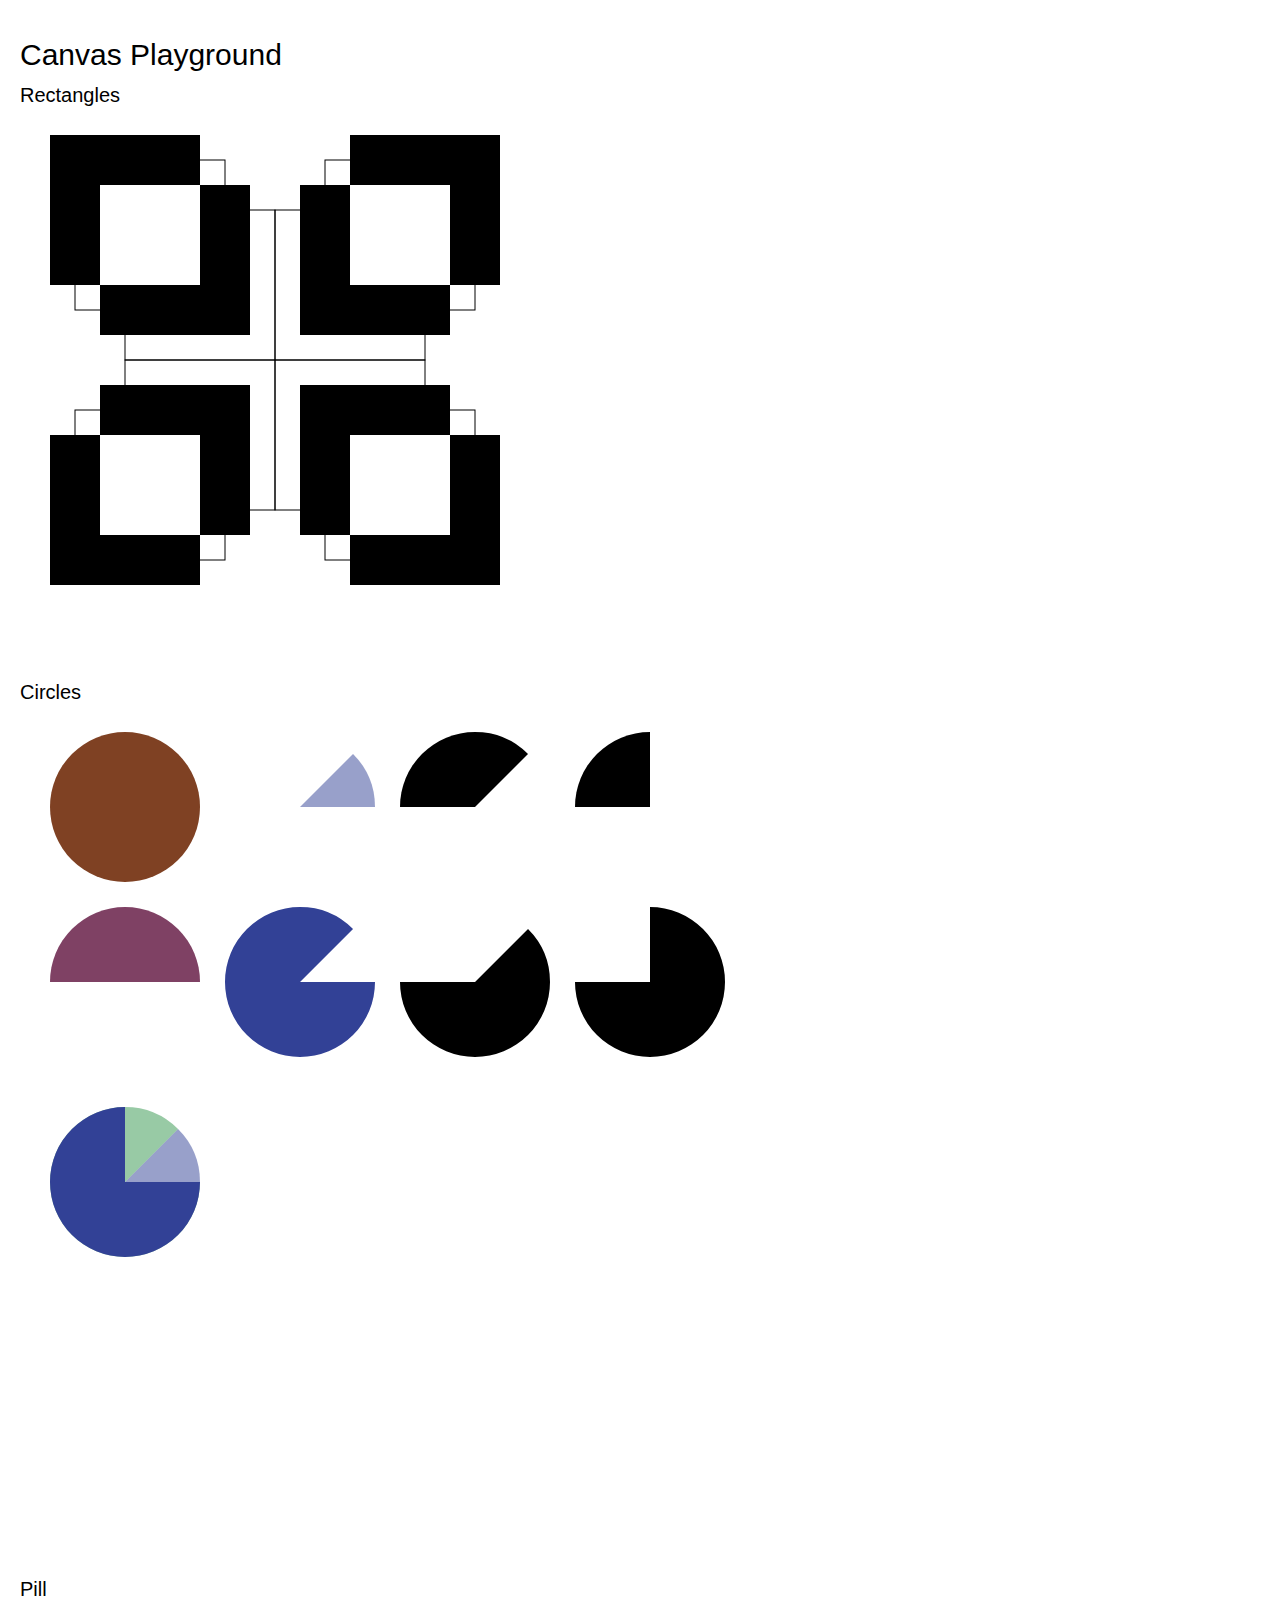
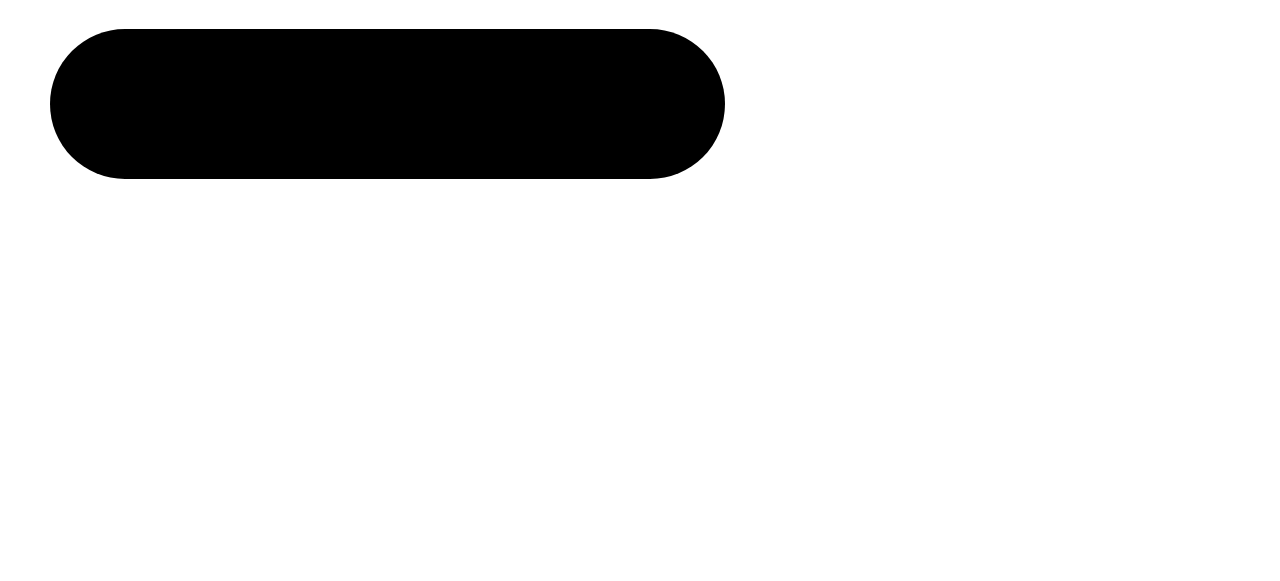
<file: index.html>
<!DOCTYPE html>
<html lang="en">
<head>
    <meta charset="UTF-8">
    <meta name="viewport" content="width=device-width, initial-scale=1.0">
    <title>Animations</title>
    <link rel="stylesheet" type="text/css" href="css/reset.css" media="screen"/>
    <link rel="stylesheet" type="text/css" href="css/stylesheet.css" media="screen"/>
</head>
<body>
    <h1>Canvas Playground</h1>

    <h3>Rectangles</h3>
    <canvas id='target-canvas-rectangles' width="500" height="500">
      <p>HTML 5 not supported.</p>
    </canvas>
    

    <h3>Circles</h3>
    <canvas id='target-canvas-circles' width="800" height="800">
      <p>HTML 5 not supported.</p>
    </canvas>

    <h3>Pill</h3>
    <canvas id='target-canvas-pill' width="800" height="500">
      <p>HTML 5 not supported.</p>
    </canvas>
    

    <script src="scripts/rectangles.js"></script>
    <script src="scripts/circles.js"></script>
    <script src="scripts/pill.js"></script>
</body>
</html>
</file>
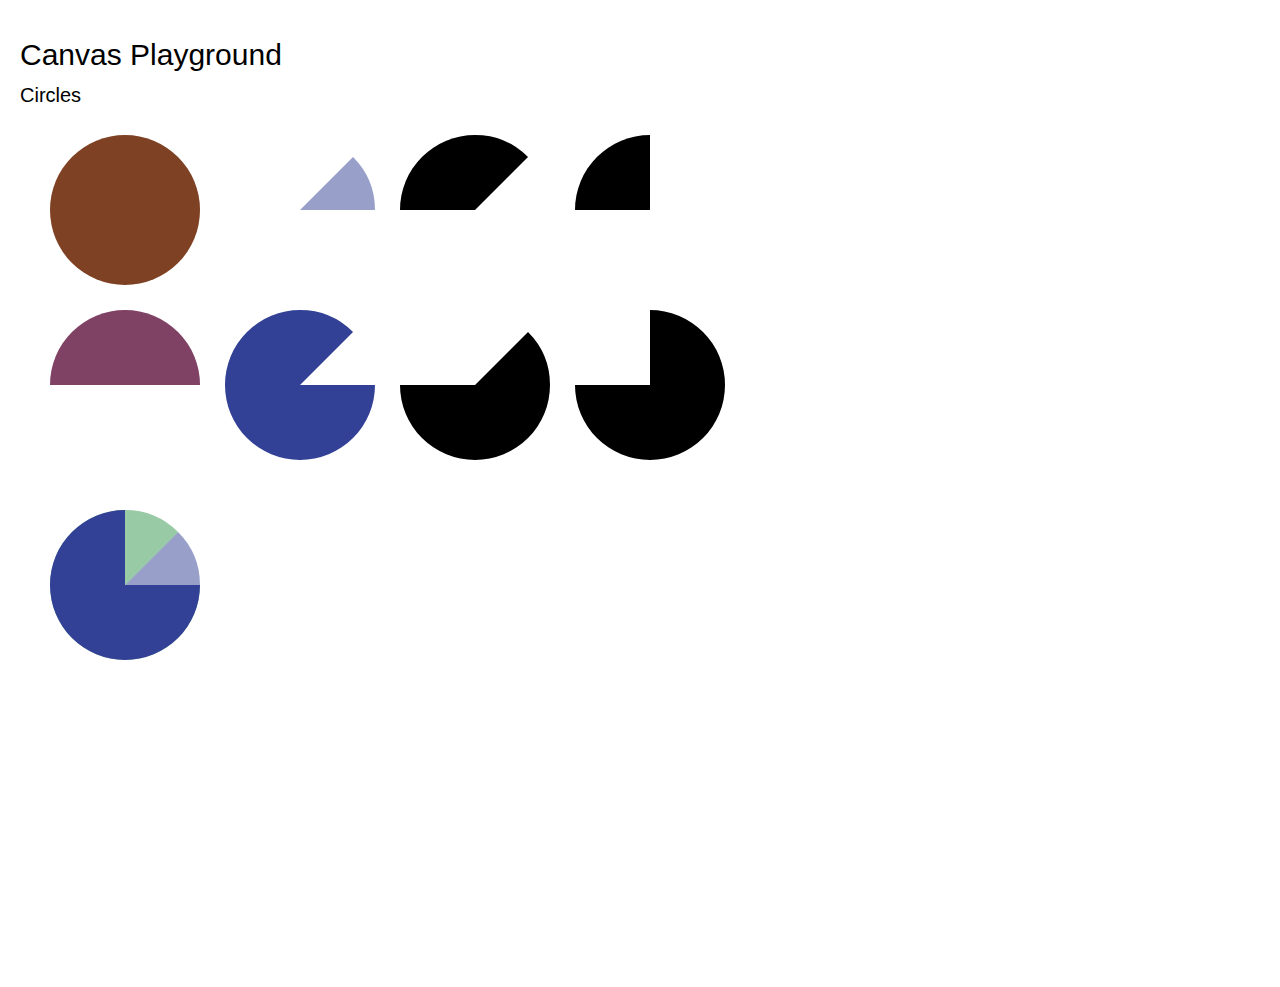
<file: circles.html>
<!DOCTYPE html>
<html lang="en">
<head>
    <meta charset="UTF-8">
    <meta name="viewport" content="width=device-width, initial-scale=1.0">
    <title>Canvas Circles</title>
    <link rel="stylesheet" type="text/css" href="css/reset.css" media="screen"/>
    <link rel="stylesheet" type="text/css" href="css/stylesheet.css" media="screen"/>
</head>
<body>
  <h1>Canvas Playground</h1>

  <h3>Circles</h3>
  <canvas id='target-canvas-circles' width="800" height="800">
    <p>HTML 5 not supported.</p>
  </canvas>
  <script src="scripts/circles.js"></script>
</body>
</html>
</file>
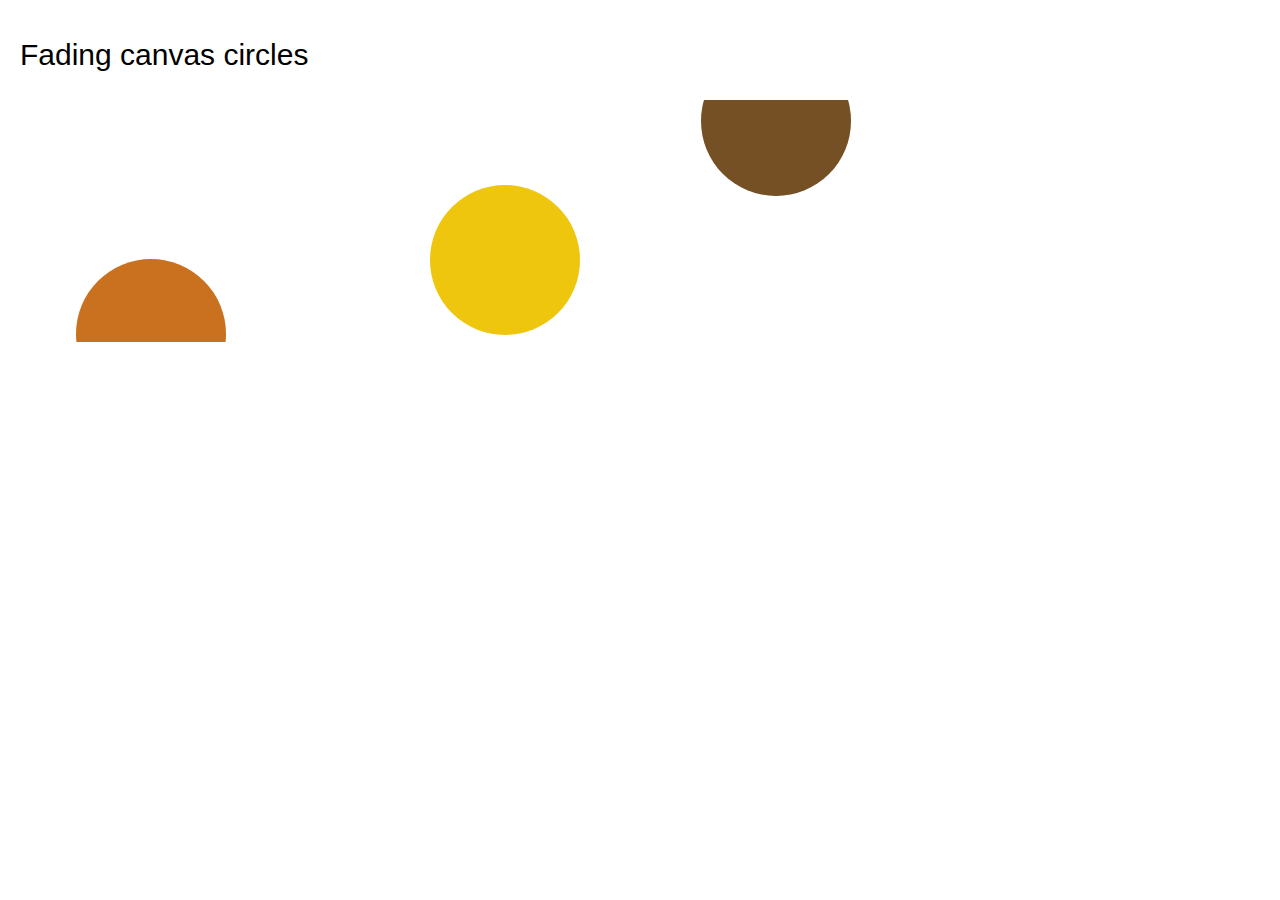
<file: fadingCircles.html>
<!DOCTYPE html>
<html lang="en">
<head>
    <meta charset="UTF-8">
    <meta name="viewport" content="width=device-width, initial-scale=1.0">
    <title>Fading Circles</title>
    <link rel="stylesheet" type="text/css" href="css/reset.css" media="screen"/>
    <link rel="stylesheet" type="text/css" href="css/stylesheet.css" media="screen"/>
</head>
<body>
  <div class="container">
    <h1>Fading canvas circles</h1>
    <canvas id='target-canvas'>
      <p>HTML 5 not supported.</p>
    </canvas>
  </div>
    
  <script src="scripts/animatedCircles.js"></script>
</body>
</html>
</file>
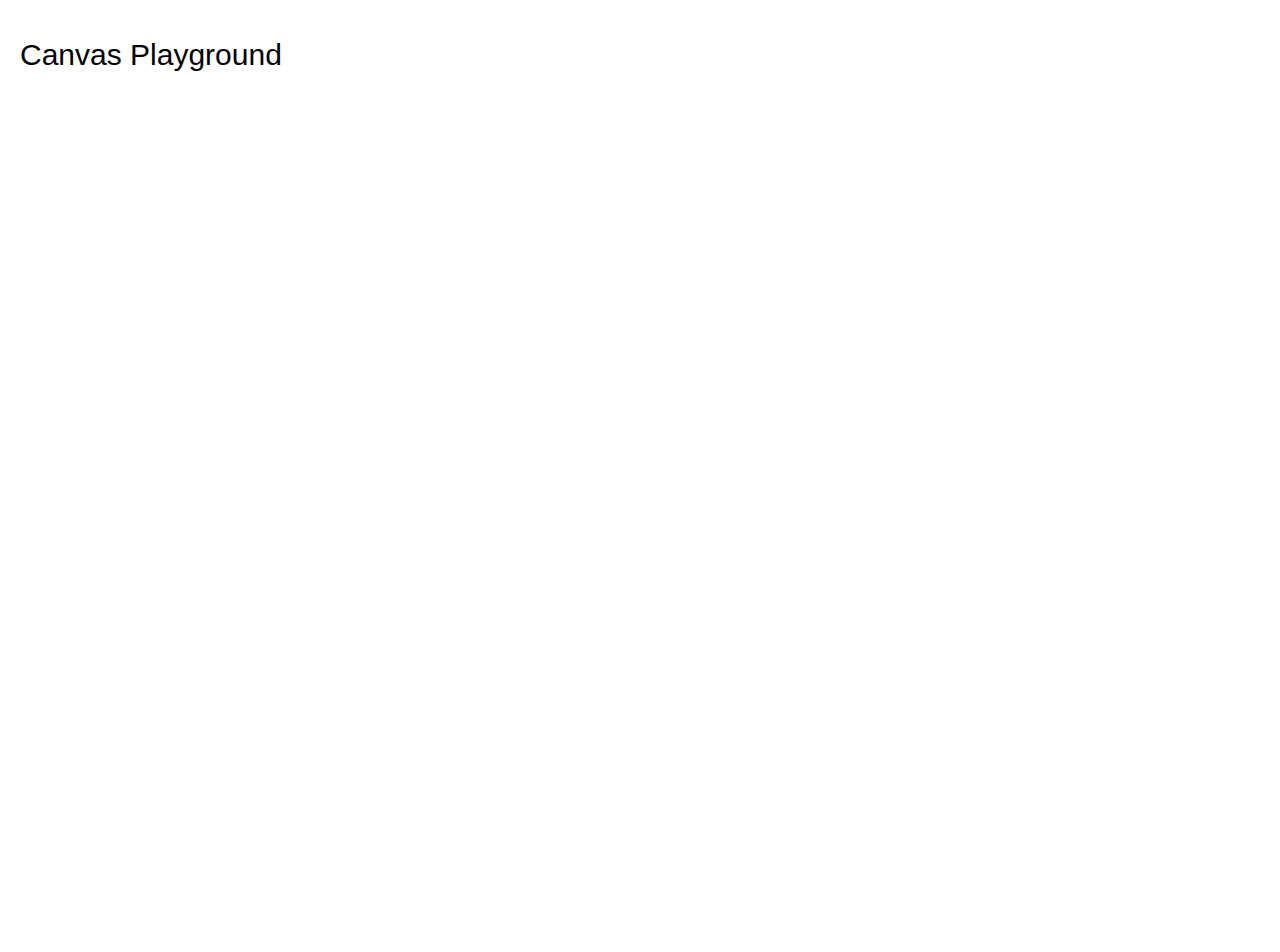
<file: lines.html>
<!DOCTYPE html>
<html lang="en">
<head>
    <meta charset="UTF-8">
    <meta name="viewport" content="width=device-width, initial-scale=1.0">
    <title>Animations</title>
    <link rel="stylesheet" type="text/css" href="css/reset.css" media="screen"/>
    <link rel="stylesheet" type="text/css" href="css/stylesheet.css" media="screen"/>
</head>
<body>
  <div class="container">
    <h1>Canvas Playground</h1>
    <canvas id='target-canvas'>
      <p>HTML 5 not supported.</p>
    </canvas>
  </div>
    
  <script src="scripts/lines.js"></script>
</body>
</html>
</file>
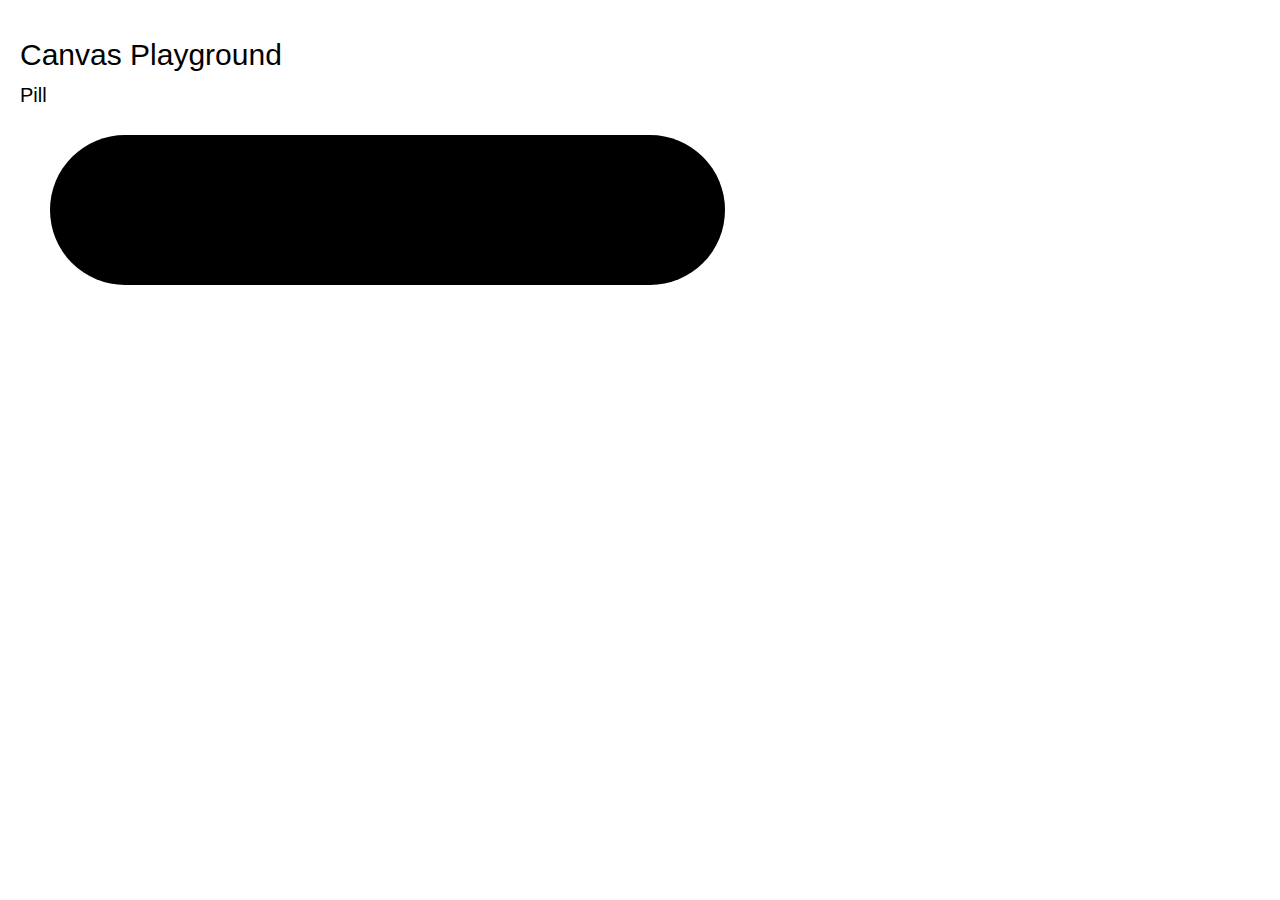
<file: randomShapes.html>
<!DOCTYPE html>
<html lang="en">
<head>
    <meta charset="UTF-8">
    <meta name="viewport" content="width=device-width, initial-scale=1.0">
    <title>Canvas Random Shapes</title>
    <link rel="stylesheet" type="text/css" href="css/reset.css" media="screen"/>
    <link rel="stylesheet" type="text/css" href="css/stylesheet.css" media="screen"/>
</head>
<body>
  <h1>Canvas Playground</h1>
  <h3>Pill</h3>
  <canvas id='target-canvas-pill' width="800" height="500">
    <p>HTML 5 not supported.</p>
  </canvas>
    
  <script src="scripts/randomShapes.js"></script>
</body>
</html>
</file>
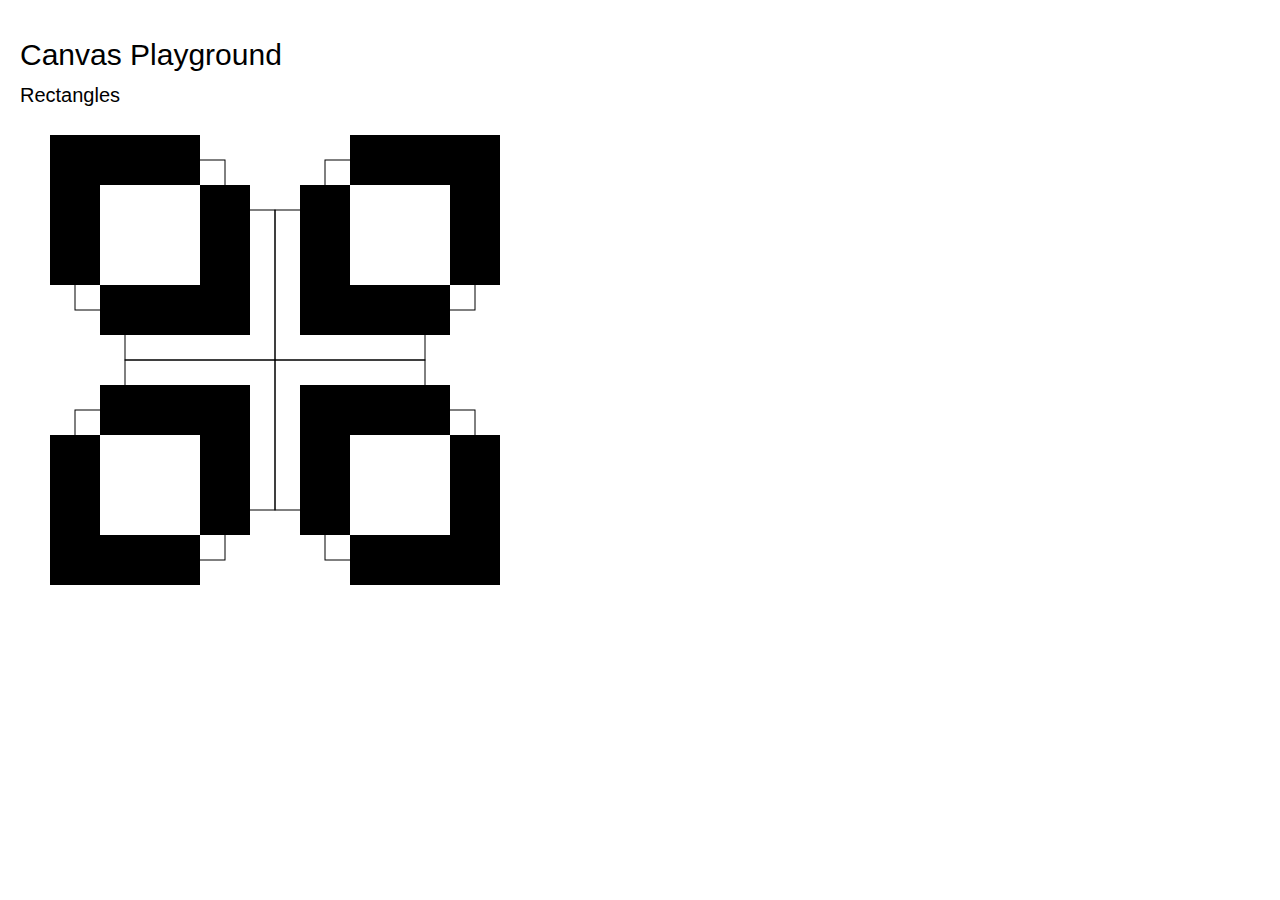
<file: rectangles.html>
<!DOCTYPE html>
<html lang="en">
<head>
    <meta charset="UTF-8">
    <meta name="viewport" content="width=device-width, initial-scale=1.0">
    <title>Canvas Rectangles</title>
    <link rel="stylesheet" type="text/css" href="css/reset.css" media="screen"/>
    <link rel="stylesheet" type="text/css" href="css/stylesheet.css" media="screen"/>
</head>
<body>
  <h1>Canvas Playground</h1>

  <h3>Rectangles</h3>
  <canvas id='target-canvas-rectangles' width="500" height="500">
    <p>HTML 5 not supported.</p>
  </canvas>
    
  <script src="scripts/rectangles.js"></script>
</body>
</html>
</file>
<file: css/stylesheet.css>
html {
  font-size: 10px;
  font-family: Verdana, Geneva, Tahoma, sans-serif;
  padding: 20px;
}
h1 {
  font-size: 3rem;
  margin-top: 20px;
}
h3 {
  font-size: 2rem;
  margin-top:15px;
}
canvas {
  margin: 30px;
}
</file>
